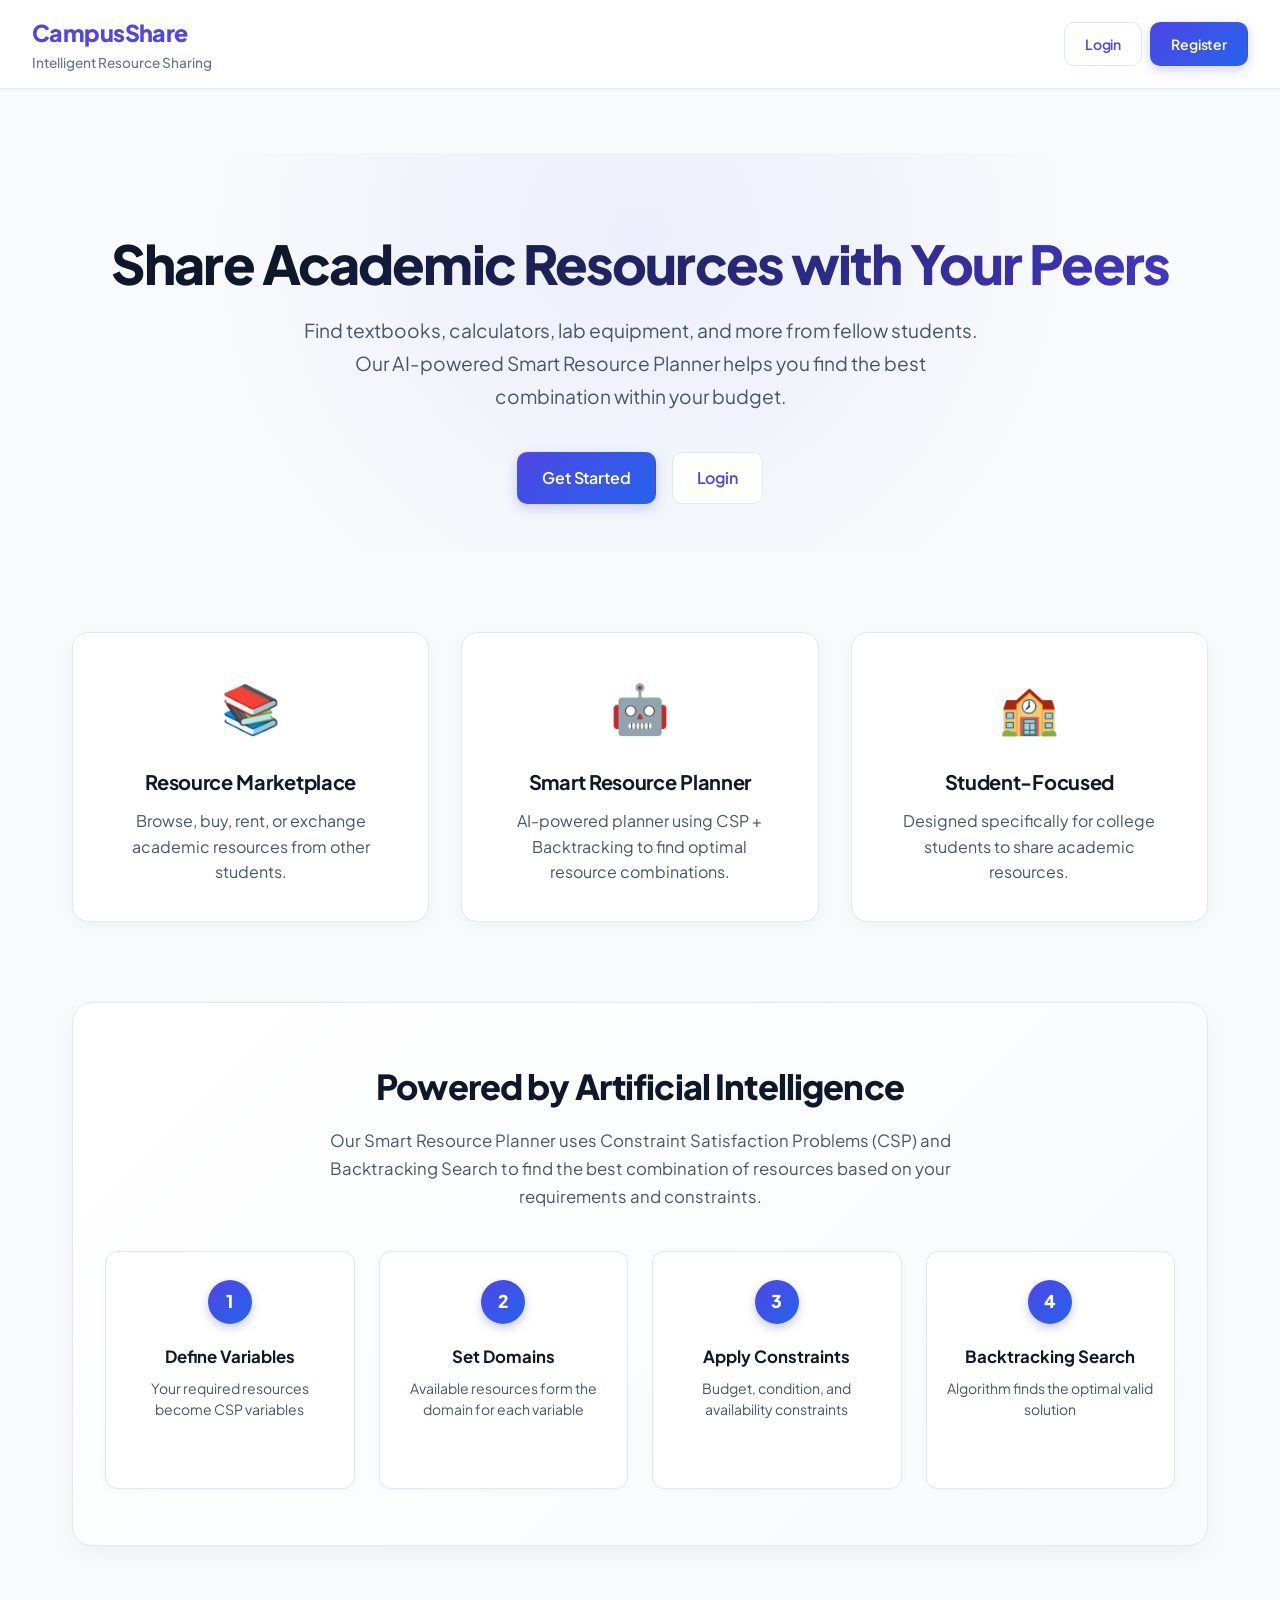
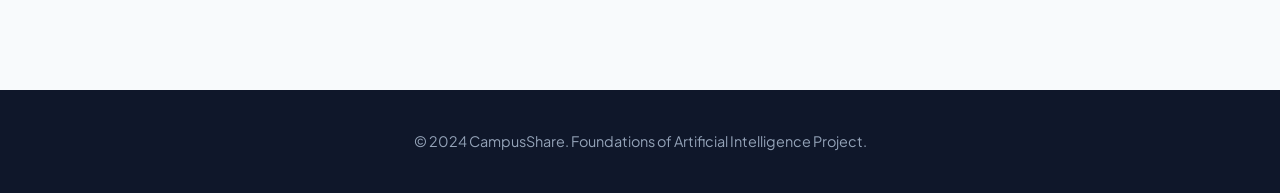
<file: index.html>
<!DOCTYPE html>
<html lang="en">

<head>
    <meta charset="UTF-8">
    <meta name="viewport" content="width=device-width, initial-scale=1.0">
    <title>CampusShare - Intelligent Peer-to-Peer Academic Resource Sharing</title>
    <link rel="icon" type="image/png" href="./image.png">
    <link rel="preconnect" href="https://fonts.googleapis.com">
    <link rel="preconnect" href="https://fonts.gstatic.com" crossorigin>
    <link href="https://fonts.googleapis.com/css2?family=Plus+Jakarta+Sans:wght@400;500;600;700;800&display=swap"
        rel="stylesheet">
    <link rel="stylesheet" href="css/style.css?v=3.3">
</head>

<body>
    <div class="landing-container">
        <nav class="navbar">
            <div class="nav-brand">
                <h1>CampusShare</h1>
                <p>Intelligent Resource Sharing</p>
            </div>
            <div class="nav-links">
                <a href="login.html" class="btn btn-outline">Login</a>
                <a href="register.html" class="btn btn-primary">Register</a>
            </div>
        </nav>

        <main class="landing-main">
            <div class="hero-section">
                <h1>Share Academic Resources with Your Peers</h1>
                <p>Find textbooks, calculators, lab equipment, and more from fellow students. Our AI-powered Smart
                    Resource Planner helps you find the best combination within your budget.</p>
                <div class="hero-buttons">
                    <a href="register.html" class="btn btn-primary btn-large">Get Started</a>
                    <a href="login.html" class="btn btn-outline btn-large">Login</a>
                </div>
            </div>

            <div class="features-section">
                <div class="feature-card">
                    <div class="feature-icon">📚</div>
                    <h3>Resource Marketplace</h3>
                    <p>Browse, buy, rent, or exchange academic resources from other students.</p>
                </div>
                <div class="feature-card">
                    <div class="feature-icon">🤖</div>
                    <h3>Smart Resource Planner</h3>
                    <p>AI-powered planner using CSP + Backtracking to find optimal resource combinations.</p>
                </div>
                <div class="feature-card">
                    <div class="feature-icon">🏫</div>
                    <h3>Student-Focused</h3>
                    <p>Designed specifically for college students to share academic resources.</p>
                </div>
            </div>

            <div class="ai-section">
                <h2>Powered by Artificial Intelligence</h2>
                <p>Our Smart Resource Planner uses Constraint Satisfaction Problems (CSP) and Backtracking Search to
                    find the best combination of resources based on your requirements and constraints.</p>
                <div class="ai-steps">
                    <div class="ai-step">
                        <div class="step-number">1</div>
                        <h4>Define Variables</h4>
                        <p>Your required resources become CSP variables</p>
                    </div>
                    <div class="ai-step">
                        <div class="step-number">2</div>
                        <h4>Set Domains</h4>
                        <p>Available resources form the domain for each variable</p>
                    </div>
                    <div class="ai-step">
                        <div class="step-number">3</div>
                        <h4>Apply Constraints</h4>
                        <p>Budget, condition, and availability constraints</p>
                    </div>
                    <div class="ai-step">
                        <div class="step-number">4</div>
                        <h4>Backtracking Search</h4>
                        <p>Algorithm finds the optimal valid solution</p>
                    </div>
                </div>
            </div>
        </main>

        <footer class="landing-footer">
            <p>&copy; 2024 CampusShare. Foundations of Artificial Intelligence Project.</p>
        </footer>
    </div>
</body>

</html>
</file>
<file: css/style.css>
/* ============================================
   CAMPUSSHARE - MODERN DESIGN SYSTEM
   Elevated Academic Theme
   ============================================ */

@import url('https://fonts.googleapis.com/css2?family=Plus+Jakarta+Sans:wght@400;500;600;700;800&display=swap');

/* Reset and Base Styles */
* {
    margin: 0;
    padding: 0;
    box-sizing: border-box;
}

:root {
    --primary-blue: #4f46e5;
    --primary-dark: #3730a3;
    --primary-light: #6366f1;
    --secondary-blue: #3b82f6;
    --accent-teal: #0d9488;
    --white: #ffffff;
    --gray-50: #f8fafc;
    --gray-100: #f1f5f9;
    --gray-200: #e2e8f0;
    --gray-300: #cbd5e1;
    --gray-400: #94a3b8;
    --gray-500: #64748b;
    --gray-600: #475569;
    --gray-700: #334155;
    --gray-800: #1e293b;
    --gray-900: #0f172a;
    --success: #10b981;
    --error: #ef4444;
    --warning: #f59e0b;
    --shadow-sm: 0 1px 2px 0 rgba(0, 0, 0, 0.04);
    --shadow: 0 4px 12px -2px rgba(15, 23, 42, 0.06), 0 2px 4px -2px rgba(15, 23, 42, 0.04);
    --shadow-md: 0 10px 25px -4px rgba(15, 23, 42, 0.08), 0 4px 8px -2px rgba(15, 23, 42, 0.03);
    --shadow-lg: 0 20px 35px -6px rgba(15, 23, 42, 0.12), 0 8px 12px -4px rgba(15, 23, 42, 0.04);
    --radius-sm: 8px;
    --radius: 12px;
    --radius-lg: 16px;
    --radius-full: 9999px;
}

body {
    font-family: 'Plus Jakarta Sans', -apple-system, BlinkMacSystemFont, 'Segoe UI', Roboto, Helvetica, Arial, sans-serif;
    background-color: var(--gray-50);
    color: var(--gray-800);
    line-height: 1.6;
    min-height: 100vh;
    -webkit-font-smoothing: antialiased;
    -moz-osx-font-smoothing: grayscale;
}

/* ============================================
   NAVBAR
   ============================================ */

.navbar {
    background: rgba(255, 255, 255, 0.88);
    backdrop-filter: blur(16px);
    -webkit-backdrop-filter: blur(16px);
    border-bottom: 1px solid rgba(226, 232, 240, 0.8);
    padding: 0.9rem 2rem;
    display: flex;
    justify-content: space-between;
    align-items: center;
    box-shadow: 0 1px 3px 0 rgba(0, 0, 0, 0.03);
    transition: all 0.2s ease;
}

.navbar-app {
    position: sticky;
    top: 0;
    z-index: 100;
}

.nav-brand h1 {
    color: var(--primary-blue);
    font-size: 1.45rem;
    font-weight: 800;
    letter-spacing: -0.025em;
    display: flex;
    align-items: center;
    gap: 0.5rem;
}

.nav-brand p {
    color: var(--gray-500);
    font-size: 0.85rem;
    font-weight: 500;
}

.nav-links {
    display: flex;
    gap: 0.5rem;
    align-items: center;
    flex-wrap: wrap;
}

.nav-link {
    color: var(--gray-600);
    text-decoration: none;
    padding: 0.5rem 0.95rem;
    border-radius: var(--radius-full);
    font-size: 0.875rem;
    font-weight: 600;
    transition: all 0.2s cubic-bezier(0.16, 1, 0.3, 1);
}

.nav-link:hover {
    color: var(--gray-900);
    background-color: var(--gray-100);
}

.nav-link.active {
    color: var(--primary-blue);
    background-color: #eef2ff;
    font-weight: 700;
    box-shadow: 0 1px 2px rgba(79, 70, 229, 0.08);
}

/* ============================================
   BUTTONS
   ============================================ */

.btn {
    display: inline-flex;
    align-items: center;
    justify-content: center;
    gap: 0.5rem;
    padding: 0.6rem 1.25rem;
    border-radius: 10px;
    font-weight: 600;
    font-size: 0.875rem;
    cursor: pointer;
    transition: all 0.2s cubic-bezier(0.16, 1, 0.3, 1);
    border: 1.5px solid transparent;
    text-decoration: none;
    letter-spacing: -0.01em;
}

.btn:active {
    transform: scale(0.98);
}

.btn-primary {
    background: linear-gradient(135deg, var(--primary-blue) 0%, #2563eb 100%);
    color: var(--white);
    box-shadow: 0 4px 12px rgba(79, 70, 229, 0.25);
}

.btn-primary:hover {
    background: linear-gradient(135deg, var(--primary-dark) 0%, #1d4ed8 100%);
    box-shadow: 0 6px 18px rgba(79, 70, 229, 0.35);
    transform: translateY(-1.5px);
}

.btn-secondary {
    background: #f8fafc;
    border-color: #cbd5e1;
    color: #334155;
}

.btn-secondary:hover {
    background: #f1f5f9;
    border-color: #94a3b8;
    color: #0f172a;
    transform: translateY(-1.5px);
}

.btn-outline {
    background: #ffffff;
    border-color: #e0e7ff;
    color: var(--primary-blue);
}

.btn-outline:hover {
    background: #eef2ff;
    border-color: #c7d2fe;
    color: var(--primary-dark);
    transform: translateY(-1.5px);
}

.btn-full {
    width: 100%;
}

.btn-large {
    padding: 0.75rem 1.5rem;
    font-size: 1rem;
}

.btn:disabled {
    opacity: 0.5;
    cursor: not-allowed;
}

/* ============================================
   LANDING PAGE
   ============================================ */

.landing-container {
    min-height: 100vh;
    display: flex;
    flex-direction: column;
}

.landing-main {
    flex: 1;
    padding: 4rem 2rem;
    max-width: 1200px;
    margin: 0 auto;
    width: 100%;
}

.hero-section {
    text-align: center;
    padding: 5rem 1rem 3rem 1rem;
    background: radial-gradient(circle at 50% 20%, rgba(99, 102, 241, 0.08) 0%, transparent 70%);
}

.hero-section h1 {
    font-size: 3.35rem;
    font-weight: 800;
    letter-spacing: -0.035em;
    line-height: 1.15;
    background: linear-gradient(135deg, #0f172a 20%, #4338ca 100%);
    -webkit-background-clip: text;
    -webkit-text-fill-color: transparent;
    margin-bottom: 1.25rem;
}

.hero-section p {
    font-size: 1.2rem;
    color: var(--gray-600);
    max-width: 680px;
    margin: 0 auto 2.5rem;
    line-height: 1.7;
}

.hero-buttons {
    display: flex;
    gap: 1rem;
    justify-content: center;
    flex-wrap: wrap;
}

.features-section {
    display: grid;
    grid-template-columns: repeat(auto-fit, minmax(300px, 1fr));
    gap: 2rem;
    margin: 5rem 0;
}

.feature-card {
    background-color: var(--white);
    padding: 2.25rem;
    border-radius: var(--radius-lg);
    box-shadow: 0 4px 20px -2px rgba(15, 23, 42, 0.05);
    border: 1px solid var(--gray-200);
    text-align: center;
    transition: all 0.25s cubic-bezier(0.16, 1, 0.3, 1);
}

.feature-card:hover {
    transform: translateY(-4px);
    box-shadow: 0 20px 35px -6px rgba(15, 23, 42, 0.09);
    border-color: #cbd5e1;
}

.feature-icon {
    font-size: 3rem;
    margin-bottom: 1.25rem;
    display: inline-block;
    transition: transform 0.25s ease;
}

.feature-card:hover .feature-icon {
    transform: scale(1.1);
}

.feature-card h3 {
    color: var(--gray-900);
    font-size: 1.25rem;
    font-weight: 700;
    margin-bottom: 0.65rem;
    letter-spacing: -0.015em;
}

.feature-card p {
    color: var(--gray-600);
    line-height: 1.6;
}

.ai-section {
    background: linear-gradient(135deg, #ffffff 0%, #f8fafc 100%);
    padding: 3.5rem 2rem;
    border-radius: 20px;
    box-shadow: 0 10px 30px -5px rgba(15, 23, 42, 0.06);
    border: 1px solid var(--gray-200);
    margin: 5rem 0;
    text-align: center;
}

.ai-section h2 {
    color: var(--gray-900);
    font-size: 2.15rem;
    font-weight: 800;
    letter-spacing: -0.025em;
    margin-bottom: 0.85rem;
}

.ai-section p {
    color: var(--gray-600);
    max-width: 720px;
    margin: 0 auto 2.5rem;
    font-size: 1.05rem;
    line-height: 1.65;
}

.ai-steps {
    display: grid;
    grid-template-columns: repeat(auto-fit, minmax(220px, 1fr));
    gap: 1.5rem;
    margin-top: 2rem;
}

.ai-step {
    padding: 1.75rem 1.25rem;
    background-color: var(--white);
    border-radius: var(--radius);
    border: 1px solid var(--gray-200);
    box-shadow: 0 2px 8px rgba(15, 23, 42, 0.03);
    transition: all 0.2s ease;
}

.ai-step:hover {
    transform: translateY(-2px);
    border-color: #cbd5e1;
    box-shadow: 0 8px 20px rgba(15, 23, 42, 0.06);
}

.step-number {
    width: 44px;
    height: 44px;
    background: linear-gradient(135deg, var(--primary-blue) 0%, #2563eb 100%);
    color: var(--white);
    border-radius: 50%;
    display: flex;
    align-items: center;
    justify-content: center;
    font-weight: 800;
    font-size: 1.1rem;
    margin: 0 auto 1.25rem;
    box-shadow: 0 4px 10px rgba(79, 70, 229, 0.3);
}

.ai-step h4 {
    color: var(--gray-900);
    font-size: 1.05rem;
    font-weight: 700;
    margin-bottom: 0.5rem;
}

.ai-step p {
    color: var(--gray-600);
    font-size: 0.875rem;
    line-height: 1.5;
}

.landing-footer {
    background-color: var(--gray-900);
    color: var(--gray-400);
    text-align: center;
    padding: 2.5rem 1.5rem;
    margin-top: auto;
    font-size: 0.9rem;
}

/* ============================================
   AUTH PAGES
   ============================================ */

.auth-container {
    min-height: 100vh;
    display: flex;
    flex-direction: column;
}

.auth-main {
    flex: 1;
    display: flex;
    align-items: center;
    justify-content: center;
    padding: 2rem;
}

.auth-card {
    background-color: var(--white);
    padding: 2rem;
    border-radius: var(--radius);
    box-shadow: var(--shadow-lg);
    width: 100%;
    max-width: 400px;
}

.auth-card-large {
    max-width: 500px;
}

.auth-card h2 {
    color: var(--gray-900);
    margin-bottom: 0.5rem;
}

.auth-subtitle {
    color: var(--gray-600);
    margin-bottom: 2rem;
}

.auth-form {
    display: flex;
    flex-direction: column;
    gap: 1rem;
}

.auth-footer {
    text-align: center;
    margin-top: 1.5rem;
    color: var(--gray-600);
}

.auth-footer a {
    color: var(--primary-blue);
    text-decoration: none;
}

.auth-footer a:hover {
    text-decoration: underline;
}

/* ============================================
   APP CONTAINER
   ============================================ */

.app-container {
    min-height: 100vh;
    display: flex;
    flex-direction: column;
}

.main-content {
    flex: 1;
    padding: 2rem;
    max-width: 1200px;
    margin: 0 auto;
    width: 100%;
}

/* ============================================
   DASHBOARD
   ============================================ */

.dashboard-header {
    margin-bottom: 2rem;
}

.dashboard-header h2 {
    color: var(--gray-900);
    font-size: 2rem;
}

.dashboard-subtitle {
    color: var(--gray-600);
}

.quick-actions {
    display: grid;
    grid-template-columns: repeat(auto-fit, minmax(250px, 1fr));
    gap: 1.5rem;
    margin-bottom: 2rem;
}

.action-card {
    background-color: var(--white);
    padding: 2rem;
    border-radius: var(--radius);
    box-shadow: var(--shadow);
    text-decoration: none;
    color: var(--gray-800);
    transition: all 0.2s;
    display: block;
}

.action-card:hover {
    transform: translateY(-2px);
    box-shadow: var(--shadow-md);
}

.action-icon {
    font-size: 2.5rem;
    margin-bottom: 1rem;
}

.action-card h3 {
    color: var(--gray-900);
    margin-bottom: 0.5rem;
}

.action-card p {
    color: var(--gray-600);
    font-size: 0.875rem;
}

.dashboard-stats {
    display: grid;
    grid-template-columns: repeat(auto-fit, minmax(200px, 1fr));
    gap: 1.5rem;
    margin-bottom: 2rem;
}

.stat-card {
    background-color: var(--white);
    padding: 1.5rem;
    border-radius: var(--radius);
    box-shadow: var(--shadow);
    text-align: center;
}

.stat-card h3 {
    color: var(--primary-blue);
    font-size: 2.5rem;
    font-weight: 700;
}

.stat-card p {
    color: var(--gray-600);
}

.recent-section {
    background-color: var(--white);
    padding: 2rem;
    border-radius: var(--radius);
    box-shadow: var(--shadow);
}

.recent-section h3 {
    color: var(--gray-900);
    margin-bottom: 1.5rem;
}

/* ============================================
   MARKETPLACE
   ============================================ */

.marketplace-header {
    margin-bottom: 2rem;
}

.marketplace-header h2 {
    color: var(--gray-900);
    font-size: 2rem;
}

.marketplace-subtitle {
    color: var(--gray-600);
}

.marketplace-controls {
    background-color: var(--white);
    padding: 1.5rem;
    border-radius: var(--radius);
    box-shadow: var(--shadow);
    margin-bottom: 2rem;
}

.search-bar {
    display: flex;
    gap: 0.5rem;
    margin-bottom: 1rem;
}

.search-bar input {
    flex: 1;
    padding: 0.75rem;
    border: 1px solid var(--gray-300);
    border-radius: var(--radius);
    font-size: 1rem;
}

.search-bar input:focus {
    outline: none;
    border-color: var(--primary-blue);
}

.filters {
    display: flex;
    flex-wrap: wrap;
    gap: 0.5rem;
    margin-bottom: 1rem;
}

.filter-select {
    padding: 0.5rem;
    border: 1px solid var(--gray-300);
    border-radius: var(--radius);
    font-size: 0.875rem;
    background-color: var(--white);
}

.filter-select:focus {
    outline: none;
    border-color: var(--primary-blue);
}

/* ============================================
   RESOURCE CARDS
   ============================================ */

.resource-grid {
    display: grid;
    grid-template-columns: repeat(auto-fill, minmax(280px, 1fr));
    gap: 1.75rem;
}

.resource-card {
    background-color: var(--white);
    border-radius: var(--radius-lg);
    box-shadow: 0 4px 12px -2px rgba(15, 23, 42, 0.05), 0 2px 4px -2px rgba(15, 23, 42, 0.03);
    border: 1px solid var(--gray-200);
    overflow: hidden;
    transition: all 0.25s cubic-bezier(0.16, 1, 0.3, 1);
    cursor: pointer;
    display: flex;
    flex-direction: column;
}

.resource-card:hover {
    transform: translateY(-4px);
    box-shadow: 0 16px 32px -4px rgba(15, 23, 42, 0.1), 0 4px 12px -2px rgba(15, 23, 42, 0.05);
    border-color: #cbd5e1;
}

.resource-image {
    width: 100%;
    height: 190px;
    object-fit: cover;
    background-color: #f1f5f9;
    transition: transform 0.35s ease;
}

.resource-card:hover .resource-image {
    transform: scale(1.03);
}

.resource-content {
    padding: 1.25rem;
    display: flex;
    flex-direction: column;
    flex: 1;
}

.resource-title {
    color: var(--gray-900);
    font-weight: 700;
    margin-bottom: 0.35rem;
    font-size: 1.1rem;
    line-height: 1.4;
    letter-spacing: -0.015em;
}

.resource-category {
    color: var(--primary-blue);
    font-size: 0.8rem;
    font-weight: 700;
    text-transform: uppercase;
    letter-spacing: 0.05em;
    margin-bottom: 0.65rem;
}

.resource-price {
    color: var(--gray-900);
    font-weight: 800;
    font-size: 1.35rem;
    margin-bottom: 0.75rem;
    letter-spacing: -0.02em;
}

.resource-meta {
    display: flex;
    flex-wrap: wrap;
    gap: 0.4rem;
    margin-bottom: 0.75rem;
}

.resource-badge {
    background-color: #f1f5f9;
    color: var(--gray-700);
    padding: 0.25rem 0.65rem;
    border-radius: var(--radius-full);
    font-size: 0.75rem;
    font-weight: 600;
    border: 1px solid var(--gray-200);
}

.resource-seller {
    color: var(--gray-500);
    font-size: 0.825rem;
    font-weight: 500;
    margin-top: auto;
    padding-top: 0.75rem;
    border-top: 1px solid #f8fafc;
}

/* ============================================
   RESOURCE DETAILS
   ============================================ */

.back-nav {
    margin-bottom: 1.5rem;
}

.back-link {
    color: var(--primary-blue);
    text-decoration: none;
    font-weight: 500;
}

.back-link:hover {
    text-decoration: underline;
}

.resource-details {
    background-color: var(--white);
    border-radius: var(--radius);
    box-shadow: var(--shadow);
    overflow: hidden;
}

.details-content {
    display: grid;
    grid-template-columns: 1fr 1fr;
    gap: 2rem;
    padding: 2rem;
}

.details-image {
    width: 100%;
    height: 400px;
    object-fit: cover;
    border-radius: var(--radius);
    background-color: var(--gray-200);
}

.details-info h2 {
    color: var(--gray-900);
    font-size: 2rem;
    margin-bottom: 0.5rem;
}

.details-price {
    color: var(--primary-blue);
    font-size: 2rem;
    font-weight: 700;
    margin-bottom: 1rem;
}

.details-description {
    color: var(--gray-600);
    margin-bottom: 1.5rem;
    line-height: 1.8;
}

.details-meta {
    display: grid;
    grid-template-columns: repeat(2, 1fr);
    gap: 1rem;
    margin-bottom: 1.5rem;
}

.meta-item {
    display: flex;
    flex-direction: column;
}

.meta-label {
    color: var(--gray-500);
    font-size: 0.875rem;
    margin-bottom: 0.25rem;
}

.meta-value {
    color: var(--gray-900);
    font-weight: 500;
}

.details-actions {
    display: flex;
    gap: 1rem;
    margin-top: 1.5rem;
}

/* ============================================
   FORMS
   ============================================ */

.form-container {
    background-color: var(--white);
    padding: 2rem;
    border-radius: var(--radius);
    box-shadow: var(--shadow);
    max-width: 800px;
    margin: 0 auto;
}

.form-container h2 {
    color: var(--gray-900);
    margin-bottom: 0.5rem;
}

.form-subtitle {
    color: var(--gray-600);
    margin-bottom: 2rem;
}

.listing-form,
.profile-form,
.planner-form {
    display: flex;
    flex-direction: column;
    gap: 1.5rem;
}

.form-group {
    display: flex;
    flex-direction: column;
    gap: 0.5rem;
}

.form-row {
    display: grid;
    grid-template-columns: 1fr 1fr;
    gap: 1rem;
}

.form-group label {
    color: var(--gray-700);
    font-weight: 500;
    font-size: 0.875rem;
}

.form-group input,
.form-group select,
.form-group textarea {
    padding: 0.75rem;
    border: 1px solid var(--gray-300);
    border-radius: var(--radius);
    font-size: 1rem;
    font-family: inherit;
}

.form-group input:focus,
.form-group select:focus,
.form-group textarea:focus {
    outline: none;
    border-color: var(--primary-blue);
}

.form-group textarea {
    resize: vertical;
    min-height: 100px;
}

.form-hint {
    color: var(--gray-500);
    font-size: 0.75rem;
}

.form-actions {
    display: flex;
    gap: 1rem;
    margin-top: 1rem;
}

/* ============================================
   PLANNER
   ============================================ */

.planner-header {
    margin-bottom: 2rem;
}

.planner-header h2 {
    color: var(--gray-900);
    font-size: 2rem;
}

.planner-subtitle {
    color: var(--gray-600);
}

.planner-sections {
    display: grid;
    gap: 2rem;
}

.planner-input-section {
    background-color: var(--white);
    padding: 2rem;
    border-radius: var(--radius);
    box-shadow: var(--shadow);
}

.planner-input-section h3 {
    color: var(--gray-900);
    margin-bottom: 1.5rem;
}

.planner-results-section {
    background-color: var(--white);
    padding: 2rem;
    border-radius: var(--radius);
    box-shadow: var(--shadow);
}

.results-header {
    display: flex;
    justify-content: space-between;
    align-items: center;
    margin-bottom: 1.5rem;
}

.results-header h3 {
    color: var(--gray-900);
}

.algorithm-badge {
    background-color: var(--primary-blue);
    color: var(--white);
    padding: 0.5rem 1rem;
    border-radius: var(--radius);
    font-size: 0.875rem;
    font-weight: 500;
}

.solution-display {
    background-color: var(--gray-50);
    padding: 1.5rem;
    border-radius: var(--radius);
    margin-bottom: 1.5rem;
}

.solution-item {
    display: flex;
    justify-content: space-between;
    align-items: center;
    padding: 1rem;
    background-color: var(--white);
    border-radius: var(--radius);
    margin-bottom: 0.5rem;
}

.solution-item:last-child {
    margin-bottom: 0;
}

.solution-resource {
    flex: 1;
}

.solution-resource h4 {
    color: var(--gray-900);
    margin-bottom: 0.25rem;
}

.solution-resource p {
    color: var(--gray-600);
    font-size: 0.875rem;
}

.solution-price {
    color: var(--primary-blue);
    font-weight: 700;
    font-size: 1.25rem;
    margin-left: 1rem;
}

.solution-summary {
    margin-top: 1.5rem;
    padding-top: 1.5rem;
    border-top: 2px solid var(--gray-200);
}

.summary-row {
    display: flex;
    justify-content: space-between;
    margin-bottom: 0.5rem;
}

.summary-row:last-child {
    margin-bottom: 0;
}

.summary-label {
    color: var(--gray-600);
}

.summary-value {
    color: var(--gray-900);
    font-weight: 600;
}

.summary-value.success {
    color: var(--success);
}

.results-actions {
    display: flex;
    gap: 1rem;
}

.algorithm-steps-section {
    background-color: var(--white);
    padding: 2rem;
    border-radius: var(--radius);
    box-shadow: var(--shadow);
}

.steps-header {
    display: flex;
    justify-content: space-between;
    align-items: center;
    margin-bottom: 1.5rem;
}

.steps-header h3 {
    color: var(--gray-900);
}

.steps-display {
    background-color: var(--gray-50);
    padding: 1.5rem;
    border-radius: var(--radius);
    max-height: 400px;
    overflow-y: auto;
}

.step-entry {
    padding: 0.75rem;
    background-color: var(--white);
    border-radius: var(--radius);
    margin-bottom: 0.5rem;
    font-family: monospace;
    font-size: 0.875rem;
}

.step-entry.success {
    border-left: 3px solid var(--success);
}

.step-entry.error {
    border-left: 3px solid var(--error);
}

.step-entry.backtrack {
    border-left: 3px solid var(--warning);
}

.ai-explanation-section {
    background-color: var(--white);
    padding: 2rem;
    border-radius: var(--radius);
    box-shadow: var(--shadow);
}

.ai-explanation-section h3 {
    color: var(--gray-900);
    margin-bottom: 1.5rem;
}

.ai-flow {
    display: flex;
    flex-direction: column;
    align-items: center;
    gap: 0.5rem;
}

.flow-step {
    background-color: var(--gray-50);
    padding: 1.5rem;
    border-radius: var(--radius);
    text-align: center;
    width: 100%;
    max-width: 500px;
}

.flow-step h4 {
    color: var(--primary-blue);
    margin-bottom: 0.5rem;
}

.flow-step p {
    color: var(--gray-600);
    font-size: 0.875rem;
}

.flow-step ul {
    text-align: left;
    color: var(--gray-600);
    font-size: 0.875rem;
}

.flow-step-success {
    background-color: #d1fae5;
}

.flow-step-success h4 {
    color: var(--success);
}

.flow-arrow {
    color: var(--gray-400);
    font-size: 1.5rem;
}

/* ============================================
   HISTORY
   ============================================ */

.history-header {
    margin-bottom: 2rem;
}

.history-header h2 {
    color: var(--gray-900);
    font-size: 2rem;
}

.history-subtitle {
    color: var(--gray-600);
}

.history-list {
    display: grid;
    gap: 1.5rem;
}

.history-item {
    background-color: var(--white);
    padding: 1.5rem;
    border-radius: var(--radius);
    box-shadow: var(--shadow);
}

.history-header-item {
    display: flex;
    justify-content: space-between;
    align-items: center;
    margin-bottom: 1rem;
}

.history-date {
    color: var(--gray-500);
    font-size: 0.875rem;
}

.history-resources {
    display: grid;
    gap: 0.5rem;
    margin-bottom: 1rem;
}

.history-resource {
    display: flex;
    justify-content: space-between;
    padding: 0.5rem;
    background-color: var(--gray-50);
    border-radius: var(--radius);
}

.history-summary {
    display: flex;
    justify-content: space-between;
    padding-top: 1rem;
    border-top: 1px solid var(--gray-200);
}

.history-actions {
    display: flex;
    gap: 0.5rem;
    margin-top: 1rem;
}

/* ============================================
   PROFILE
   ============================================ */

.profile-header {
    margin-bottom: 2rem;
}

.profile-header h2 {
    color: var(--gray-900);
    font-size: 2rem;
}

.profile-subtitle {
    color: var(--gray-600);
}

.profile-sections {
    display: grid;
    gap: 2rem;
}

.profile-form-section {
    background-color: var(--white);
    padding: 2rem;
    border-radius: var(--radius);
    box-shadow: var(--shadow);
}

.profile-form-section h3 {
    color: var(--gray-900);
    margin-bottom: 1.5rem;
}

.profile-listings-section {
    background-color: var(--white);
    padding: 2rem;
    border-radius: var(--radius);
    box-shadow: var(--shadow);
}

.profile-listings-section h3 {
    color: var(--gray-900);
    margin-bottom: 1.5rem;
}

/* ============================================
   EMPTY STATES
   ============================================ */

.empty-state {
    text-align: center;
    padding: 3rem;
    color: var(--gray-500);
}

.empty-icon {
    font-size: 4rem;
    margin-bottom: 1rem;
}

.empty-state h3 {
    color: var(--gray-700);
    margin-bottom: 0.5rem;
}

.empty-state p {
    margin-bottom: 1.5rem;
}

/* ============================================
   UTILITIES
   ============================================ */

.loading-text {
    text-align: center;
    color: var(--gray-500);
    padding: 2rem;
}

.error-message {
    background-color: #fee2e2;
    color: var(--error);
    padding: 0.75rem;
    border-radius: var(--radius);
    margin-top: 1rem;
    font-size: 0.875rem;
}

.success-message {
    background-color: #d1fae5;
    color: var(--success);
    padding: 0.75rem;
    border-radius: var(--radius);
    margin-top: 1rem;
    font-size: 0.875rem;
}

/* ============================================
   RESPONSIVE
   ============================================ */

@media (max-width: 768px) {
    .navbar {
        flex-direction: column;
        gap: 1rem;
    }
    
    .nav-links {
        flex-wrap: wrap;
        justify-content: center;
    }
    
    .hero-section h1 {
        font-size: 2rem;
    }
    
    .hero-section p {
        font-size: 1rem;
    }
    
    .hero-buttons {
        flex-direction: column;
    }
    
    .form-row {
        grid-template-columns: 1fr;
    }
    
    .details-content {
        grid-template-columns: 1fr;
    }
    
    .details-image {
        height: 300px;
    }
    
    .results-header {
        flex-direction: column;
        align-items: flex-start;
        gap: 1rem;
    }
    
    .results-actions {
        flex-direction: column;
    }
    
    .steps-header {
        flex-direction: column;
        align-items: flex-start;
        gap: 1rem;
    }
}

/* ============================================
   MODAL STYLES
   ============================================ */

.modal {
    display: none;
    position: fixed;
    z-index: 1000;
    left: 0;
    top: 0;
    width: 100%;
    height: 100%;
    background-color: rgba(0, 0, 0, 0.5);
    align-items: center;
    justify-content: center;
}

.modal-content {
    background-color: var(--white);
    border-radius: var(--radius);
    box-shadow: var(--shadow-lg);
    max-width: 500px;
    width: 90%;
    max-height: 90vh;
    overflow-y: auto;
}

.modal-header {
    display: flex;
    justify-content: space-between;
    align-items: center;
    padding: 1rem 1.5rem;
    border-bottom: 1px solid var(--gray-200);
}

.modal-header h3 {
    margin: 0;
    color: var(--gray-900);
}

.modal-close {
    background: none;
    border: none;
    font-size: 1.5rem;
    cursor: pointer;
    color: var(--gray-500);
    padding: 0;
    width: 2rem;
    height: 2rem;
    display: flex;
    align-items: center;
    justify-content: center;
}

.modal-close:hover {
    color: var(--gray-900);
}

.modal-body {
    padding: 1.5rem;
}

.modal-actions {
    display: flex;
    gap: 1rem;
    justify-content: flex-end;
    margin-top: 1.5rem;
}

/* ============================================
   STATUS BADGES
   ============================================ */

.status-badge {
    display: inline-block;
    padding: 0.25rem 0.75rem;
    border-radius: 9999px;
    font-size: 0.75rem;
    font-weight: 600;
    text-transform: uppercase;
}

.status-pending {
    background-color: #fef3c7;
    color: #92400e;
}

.status-accepted {
    background-color: #d1fae5;
    color: #065f46;
}

.status-rejected {
    background-color: #fee2e2;
    color: #991b1b;
}

.status-completed {
    background-color: #dbeafe;
    color: #1e40af;
}

/* ============================================
   REQUEST CARDS
   ============================================ */

.requests-grid {
    display: grid;
    grid-template-columns: repeat(auto-fill, minmax(350px, 1fr));
    gap: 1.5rem;
    margin-top: 2rem;
}

.request-card {
    background-color: var(--white);
    border-radius: var(--radius);
    box-shadow: var(--shadow);
    overflow: hidden;
    display: flex;
    flex-direction: column;
}

.request-image {
    width: 100%;
    height: 150px;
    object-fit: cover;
}

.request-content {
    padding: 1rem;
    flex: 1;
    display: flex;
    flex-direction: column;
    gap: 0.5rem;
}

.request-content h3 {
    margin: 0;
    font-size: 1.125rem;
    color: var(--gray-900);
}

.request-price {
    font-weight: 600;
    color: var(--primary-blue);
    font-size: 1.25rem;
}

.request-type {
    color: var(--gray-600);
    font-size: 0.875rem;
}

.request-status {
    margin: 0.5rem 0;
}

.request-message,
.request-pickup,
.request-date,
.request-buyer,
.request-buyer-email {
    font-size: 0.875rem;
    color: var(--gray-600);
    margin: 0;
}

.request-actions {
    display: flex;
    gap: 0.5rem;
    margin-top: 1rem;
    flex-wrap: wrap;
}

.btn-sm {
    padding: 0.375rem 0.75rem;
    font-size: 0.8rem;
}

.btn-success {
    background-color: var(--success);
    color: var(--white);
}

.btn-success:hover {
    background-color: #059669;
}

/* ============================================
   CHAT STYLES
   ============================================ */

.chat-container {
    max-width: 800px;
    margin: 0 auto;
    background-color: var(--white);
    border-radius: var(--radius);
    box-shadow: var(--shadow);
    overflow: hidden;
    display: flex;
    flex-direction: column;
    height: calc(100vh - 200px);
}

.chat-header {
    padding: 1rem 1.5rem;
    border-bottom: 1px solid var(--gray-200);
    background-color: var(--gray-50);
}

.chat-header h2 {
    margin: 0;
    font-size: 1.25rem;
    color: var(--gray-900);
}

.chat-subtitle {
    margin: 0.25rem 0 0 0;
    color: var(--gray-600);
    font-size: 0.875rem;
}

.chat-messages {
    flex: 1;
    overflow-y: auto;
    padding: 1.5rem;
    display: flex;
    flex-direction: column;
    gap: 1rem;
}

.chat-empty {
    text-align: center;
    color: var(--gray-500);
    padding: 2rem;
}

.message {
    max-width: 70%;
    padding: 0.75rem 1rem;
    border-radius: var(--radius);
    animation: fadeIn 0.3s ease-in;
}

@keyframes fadeIn {
    from {
        opacity: 0;
        transform: translateY(10px);
    }
    to {
        opacity: 1;
        transform: translateY(0);
    }
}

.message-own {
    align-self: flex-end;
    background-color: var(--primary-blue);
    color: var(--white);
}

.message-other {
    align-self: flex-start;
    background-color: var(--gray-100);
    color: var(--gray-900);
}

.message-sender {
    font-size: 0.75rem;
    font-weight: 600;
    margin-bottom: 0.25rem;
    opacity: 0.8;
}

.message-content {
    word-wrap: break-word;
    line-height: 1.4;
}

.message-time {
    font-size: 0.7rem;
    margin-top: 0.5rem;
    opacity: 0.7;
}

.chat-input-container {
    padding: 1rem 1.5rem;
    border-top: 1px solid var(--gray-200);
    background-color: var(--gray-50);
}

.chat-form {
    display: flex;
    gap: 0.75rem;
}

.chat-input {
    flex: 1;
    padding: 0.75rem 1rem;
    border: 1px solid var(--gray-300);
    border-radius: var(--radius);
    font-size: 0.875rem;
}

.chat-input:focus {
    outline: none;
    border-color: var(--primary-blue);
    box-shadow: 0 0 0 3px rgba(37, 99, 235, 0.1);
}

/* ============================================
   NOTIFICATION TOAST
   ============================================ */

.notification-toast {
    position: fixed;
    top: 1rem;
    right: 1rem;
    padding: 1rem 1.5rem;
    border-radius: var(--radius);
    box-shadow: var(--shadow-lg);
    z-index: 2000;
    animation: slideIn 0.3s ease-out;
    max-width: 400px;
}

@keyframes slideIn {
    from {
        transform: translateX(100%);
        opacity: 0;
    }
    to {
        transform: translateX(0);
        opacity: 1;
    }
}

.notification-info {
    background-color: var(--primary-blue);
    color: var(--white);
}

.notification-success {
    background-color: var(--success);
    color: var(--white);
}

.notification-error {
    background-color: var(--error);
    color: var(--white);
}

.notification-warning {
    background-color: var(--warning);
    color: var(--white);
}

/* ============================================
   PAGE HEADER
   ============================================ */

.page-header {
    margin-bottom: 2rem;
}

.page-header h2 {
    font-size: 2rem;
    color: var(--gray-900);
    margin-bottom: 0.5rem;
}

.page-subtitle {
    color: var(--gray-600);
    font-size: 1.125rem;
}

/* ============================================
   FORM GROUP
   ============================================ */

.form-group {
    margin-bottom: 1rem;
}

.form-group label {
    display: block;
    margin-bottom: 0.5rem;
    font-weight: 500;
    color: var(--gray-700);
}

.form-control {
    width: 100%;
    padding: 0.75rem 1rem;
    border: 1px solid var(--gray-300);
    border-radius: var(--radius);
    font-size: 0.875rem;
    font-family: inherit;
}

.form-control:focus {
    outline: none;
    border-color: var(--primary-blue);
    box-shadow: 0 0 0 3px rgba(37, 99, 235, 0.1);
}

textarea.form-control {
    resize: vertical;
    min-height: 100px;
}

/* ============================================
   SMART RESOURCE PLANNER & CSP BENCHMARK STYLES
   ============================================ */

.planner-header {
    margin-bottom: 2.25rem;
    text-align: left;
}

.planner-header h2 {
    font-size: 2.25rem;
    font-weight: 800;
    letter-spacing: -0.03em;
    color: var(--gray-900);
    margin-bottom: 0.45rem;
    background: linear-gradient(135deg, #0f172a 0%, #4338ca 100%);
    -webkit-background-clip: text;
    -webkit-text-fill-color: transparent;
}

.planner-subtitle {
    color: var(--gray-500);
    font-size: 1.05rem;
    font-weight: 500;
}

.planner-sections {
    display: flex;
    flex-direction: column;
    gap: 2.25rem;
    max-width: 960px;
    margin: 0 auto;
}

.planner-input-section {
    background: var(--white);
    padding: 2.5rem;
    border-radius: var(--radius-lg);
    box-shadow: 0 10px 30px -5px rgba(15, 23, 42, 0.05), 0 2px 6px -1px rgba(15, 23, 42, 0.02);
    border: 1px solid var(--gray-200);
    transition: all 0.25s ease;
}

.planner-input-section:hover {
    border-color: #cbd5e1;
    box-shadow: 0 16px 36px -6px rgba(15, 23, 42, 0.07);
}

.planner-input-section h3 {
    margin-bottom: 1.5rem;
    color: var(--gray-900);
    font-size: 1.35rem;
    font-weight: 700;
    letter-spacing: -0.02em;
    display: flex;
    align-items: center;
    gap: 0.5rem;
}

.planner-form .form-group {
    margin-bottom: 1.5rem;
}

.planner-form .form-group label {
    display: block;
    margin-bottom: 0.5rem;
    font-size: 0.8rem;
    font-weight: 700;
    text-transform: uppercase;
    letter-spacing: 0.05em;
    color: var(--gray-700);
}

.planner-form .form-group textarea {
    width: 100%;
    padding: 0.85rem 1.15rem;
    border: 1.5px solid var(--gray-200);
    border-radius: var(--radius);
    font-family: inherit;
    font-size: 0.95rem;
    color: var(--gray-900);
    line-height: 1.6;
    background: #fdfdfe;
    transition: all 0.2s ease;
    resize: vertical;
}

.planner-form .form-group textarea:focus {
    outline: none;
    border-color: var(--primary-light);
    background: var(--white);
    box-shadow: 0 0 0 4px rgba(99, 102, 241, 0.12);
}

.planner-quick-tags button {
    background: #f8fafc !important;
    border: 1px solid #e2e8f0 !important;
    color: #475569 !important;
    border-radius: var(--radius-full) !important;
    padding: 0.35rem 0.85rem !important;
    font-size: 0.825rem !important;
    font-weight: 600 !important;
    transition: all 0.18s cubic-bezier(0.16, 1, 0.3, 1) !important;
    cursor: pointer;
}

.planner-quick-tags button:hover {
    background: #eef2ff !important;
    border-color: #a5b4fc !important;
    color: #4338ca !important;
    transform: translateY(-1.5px) !important;
    box-shadow: 0 4px 10px rgba(99, 102, 241, 0.15) !important;
}

.planner-form input[type="number"],
.planner-form select {
    width: 100%;
    padding: 0.75rem 1.1rem;
    border: 1.5px solid var(--gray-200);
    border-radius: 10px;
    font-family: inherit;
    font-size: 0.95rem;
    color: var(--gray-900);
    background: #fdfdfe;
    transition: all 0.2s ease;
}

.planner-form input[type="number"]:focus,
.planner-form select:focus {
    outline: none;
    border-color: var(--primary-light);
    background: var(--white);
    box-shadow: 0 0 0 4px rgba(99, 102, 241, 0.12);
}

.form-hint {
    display: block;
    margin-top: 0.35rem;
    font-size: 0.8rem;
    color: var(--gray-500);
}

/* Results Section */
.planner-results-section {
    background: var(--white);
    padding: 2.5rem;
    border-radius: var(--radius-lg);
    box-shadow: 0 12px 36px -4px rgba(15, 23, 42, 0.08), 0 4px 8px -2px rgba(15, 23, 42, 0.03);
    border: 1px solid var(--gray-200);
    animation: fadeInSlideUp 0.35s ease-out;
}

@keyframes fadeInSlideUp {
    from {
        opacity: 0;
        transform: translateY(14px);
    }
    to {
        opacity: 1;
        transform: translateY(0);
    }
}

.results-header {
    display: flex;
    justify-content: space-between;
    align-items: center;
    margin-bottom: 1.75rem;
    padding-bottom: 1.25rem;
    border-bottom: 1px solid #f1f5f9;
    flex-wrap: wrap;
    gap: 1rem;
}

.results-header h3 {
    font-size: 1.45rem;
    font-weight: 800;
    letter-spacing: -0.025em;
    color: var(--gray-900);
    margin: 0;
}

.algorithm-badge {
    background: #ecfdf5;
    color: #047857;
    padding: 0.4rem 0.95rem;
    border-radius: var(--radius-full);
    font-size: 0.825rem;
    font-weight: 700;
    border: 1px solid #a7f3d0;
    display: inline-flex;
    align-items: center;
    gap: 0.4rem;
    box-shadow: 0 1px 2px rgba(16, 185, 129, 0.08);
}

/* Solution Display */
.solution-display {
    margin-bottom: 1.75rem;
}

.solution-items {
    display: flex;
    flex-direction: column;
    gap: 1rem;
    margin-bottom: 2rem;
}

.solution-item {
    display: flex;
    justify-content: space-between;
    align-items: center;
    padding: 1.25rem 1.6rem;
    background: #ffffff;
    border-radius: var(--radius);
    border: 1px solid var(--gray-200);
    border-left: 5px solid var(--primary-blue);
    transition: all 0.2s cubic-bezier(0.16, 1, 0.3, 1);
    box-shadow: 0 1px 3px rgba(0, 0, 0, 0.02);
}

.solution-item:hover {
    transform: translateY(-2px);
    border-color: #cbd5e1;
    border-left-color: #3b82f6;
    box-shadow: 0 8px 24px rgba(15, 23, 42, 0.06);
}

.solution-resource h4 {
    margin: 0 0 0.35rem 0;
    font-size: 0.8rem;
    font-weight: 700;
    text-transform: uppercase;
    letter-spacing: 0.05em;
    color: var(--primary-blue);
}

.solution-resource p:first-of-type {
    margin: 0 0 0.4rem 0;
    font-size: 1.15rem;
    font-weight: 700;
    color: var(--gray-900);
    letter-spacing: -0.015em;
}

.solution-resource p:last-of-type {
    margin: 0;
    font-size: 0.85rem;
    color: var(--gray-500);
    font-weight: 500;
}

.solution-price {
    background: linear-gradient(135deg, #eef2ff 0%, #e0e7ff 100%);
    color: #3730a3;
    padding: 0.5rem 1.15rem;
    border-radius: var(--radius-full);
    font-weight: 800;
    font-size: 1.3rem;
    letter-spacing: -0.02em;
    border: 1px solid #c7d2fe;
    box-shadow: 0 2px 4px rgba(79, 70, 229, 0.08);
    white-space: nowrap;
}

/* Solution Financial KPI Dashboard Summary */
.solution-summary {
    display: grid;
    grid-template-columns: repeat(auto-fit, minmax(180px, 1fr));
    gap: 1rem;
    background: #f8fafc;
    padding: 1.25rem;
    border-radius: 14px;
    border: 1px solid var(--gray-200);
    margin-bottom: 2rem;
}

.summary-row {
    display: flex;
    flex-direction: column;
    justify-content: center;
    background: #ffffff;
    padding: 1.1rem 1.35rem;
    border-radius: 10px;
    border: 1px solid var(--gray-200);
    box-shadow: 0 1px 3px rgba(0, 0, 0, 0.02);
    transition: all 0.2s ease;
}

.summary-row:hover {
    border-color: #cbd5e1;
    transform: translateY(-1px);
}

.summary-label {
    font-size: 0.775rem;
    font-weight: 700;
    text-transform: uppercase;
    letter-spacing: 0.06em;
    color: var(--gray-500);
    margin-bottom: 0.4rem;
}

.summary-value {
    font-size: 1.45rem;
    font-weight: 800;
    color: var(--gray-900);
    letter-spacing: -0.02em;
}

.summary-value.success {
    color: #059669;
}

.results-actions {
    display: flex;
    gap: 1rem;
    flex-wrap: wrap;
    margin-top: 1.5rem;
}

details.academic-details {
    background: #f8fafc;
    border: 1px solid var(--gray-200);
    border-radius: var(--radius);
    padding: 1rem 1.35rem;
    transition: all 0.2s ease;
}

details.academic-details[open] {
    background: #ffffff;
    box-shadow: 0 4px 16px rgba(0, 0, 0, 0.04);
}

details.academic-details summary {
    user-select: none;
    outline: none;
    font-weight: 600;
    color: var(--gray-600);
}

.summary-label {
    color: var(--gray-700);
    font-weight: 500;
}

.summary-value {
    font-weight: 700;
    color: var(--gray-900);
}

.summary-value.success {
    color: var(--success);
}

.results-actions {
    display: flex;
    gap: 1rem;
    flex-wrap: wrap;
    margin-top: 1rem;
}

/* Benchmark Comparison Dashboard */
.benchmark-container {
    margin-bottom: 2rem;
}

.benchmark-card {
    background: linear-gradient(135deg, #f8fafc 0%, #ffffff 100%);
    border: 2px solid #e0e7ff;
    border-radius: 12px;
    padding: 1.5rem;
    box-shadow: 0 4px 12px rgba(99, 102, 241, 0.08);
}

.benchmark-header {
    display: flex;
    justify-content: space-between;
    align-items: flex-start;
    margin-bottom: 1.25rem;
    flex-wrap: wrap;
    gap: 0.75rem;
}

.benchmark-header h4 {
    margin: 0 0 0.25rem 0;
    font-size: 1.25rem;
    color: #1e1b4b;
}

.benchmark-subtitle {
    margin: 0;
    font-size: 0.85rem;
    color: var(--gray-600);
}

.benchmark-table-wrapper {
    overflow-x: auto;
    margin-bottom: 1.25rem;
    border-radius: 8px;
    border: 1px solid var(--gray-200);
}

.benchmark-table {
    width: 100%;
    border-collapse: collapse;
    font-size: 0.9rem;
    background: var(--white);
}

.benchmark-table th {
    background: #f1f5f9;
    color: var(--gray-700);
    text-align: left;
    padding: 0.75rem 1rem;
    font-weight: 600;
    font-size: 0.825rem;
    text-transform: uppercase;
    letter-spacing: 0.04em;
    border-bottom: 2px solid var(--gray-300);
}

.benchmark-table td {
    padding: 0.85rem 1rem;
    border-bottom: 1px solid var(--gray-200);
    color: var(--gray-800);
}

.benchmark-row-best {
    background: #f0fdf4 !important;
}

.benchmark-row-best td {
    font-weight: 600;
}

.badge-optimal {
    display: inline-block;
    background: #dcfce7;
    color: #15803d;
    font-size: 0.725rem;
    padding: 0.2rem 0.5rem;
    border-radius: 9999px;
    font-weight: 700;
    border: 1px solid #bbf7d0;
}

.metric-pill {
    display: inline-block;
    padding: 0.25rem 0.6rem;
    border-radius: 6px;
    font-weight: 700;
    font-size: 0.85rem;
    background: #f3f4f6;
    color: #374151;
}

.metric-pill.metric-zero {
    background: #dcfce7;
    color: #15803d;
}

.metric-pill.metric-pruned {
    background: #fee2e2;
    color: #991b1b;
}

.benchmark-insight-box {
    display: flex;
    gap: 0.85rem;
    background: #eff6ff;
    border-left: 4px solid var(--primary-blue);
    padding: 1rem 1.25rem;
    border-radius: 0 8px 8px 0;
    font-size: 0.9rem;
    line-height: 1.5;
    color: #1e3a8a;
}

.insight-icon {
    font-size: 1.4rem;
}

.insight-text strong {
    color: #1d4ed8;
}

/* Algorithm Steps Visualizer */
.algorithm-steps-section {
    background: var(--white);
    padding: 2rem;
    border-radius: var(--radius);
    box-shadow: var(--shadow);
    border: 1px solid var(--gray-200);
}

.steps-header {
    display: flex;
    justify-content: space-between;
    align-items: center;
    margin-bottom: 1.5rem;
}

.steps-display {
    max-height: 450px;
    overflow-y: auto;
    display: flex;
    flex-direction: column;
    gap: 0.5rem;
    padding-right: 0.5rem;
}

.step-entry {
    padding: 0.75rem 1rem;
    border-radius: 6px;
    font-size: 0.875rem;
    background: #f8fafc;
    border-left: 4px solid var(--gray-400);
    line-height: 1.4;
}

.step-entry.success {
    background: #f0fdf4;
    border-left-color: var(--success);
}

.step-entry.error {
    background: #fef2f2;
    border-left-color: var(--danger);
}

.step-entry.backtrack {
    background: #fffbeb;
    border-left-color: #f59e0b;
}

.step-entry.prune {
    background: #faf5ff;
    border-left-color: #8b5cf6;
}

.step-badge {
    display: inline-block;
    font-size: 0.7rem;
    font-weight: 800;
    padding: 0.15rem 0.45rem;
    border-radius: 4px;
    margin-right: 0.5rem;
    text-transform: uppercase;
    background: #e5e7eb;
    color: #374151;
}

.badge-valid {
    background: #bbf7d0;
    color: #166534;
}

.badge-invalid {
    background: #fecaca;
    color: #991b1b;
}

.badge-backtrack {
    background: #fde68a;
    color: #92400e;
}

.badge-prune {
    background: #e9d5ff;
    color: #6b21a8;
}

.badge-wipeout {
    background: #fca5a5;
    color: #7f1d1d;
}

.badge-select {
    background: #bfdbfe;
    color: #1e40af;
}

/* AI Explanation Flow */
.ai-explanation-section {
    background: var(--white);
    padding: 2rem;
    border-radius: var(--radius);
    box-shadow: var(--shadow);
    border: 1px solid var(--gray-200);
}

.ai-explanation-section h3 {
    margin-bottom: 1.5rem;
    color: var(--gray-900);
}

.ai-flow {
    display: flex;
    flex-direction: column;
    gap: 0.75rem;
    align-items: center;
}

.flow-step {
    width: 100%;
    max-width: 650px;
    background: #f8fafc;
    border: 1px solid var(--gray-200);
    padding: 1.25rem;
    border-radius: var(--radius);
}

.flow-step h4 {
    margin: 0 0 0.5rem 0;
    color: var(--primary-blue);
    font-size: 1rem;
}

.flow-step p, .flow-step ul {
    margin: 0;
    font-size: 0.9rem;
    color: var(--gray-700);
    line-height: 1.5;
}

.flow-step ul {
    padding-left: 1.25rem;
}

.flow-step-success {
    background: #f0fdf4;
    border-color: #86efac;
}

.flow-arrow {
    color: var(--primary-blue);
    font-size: 1.5rem;
    font-weight: 700;
}
</file>
